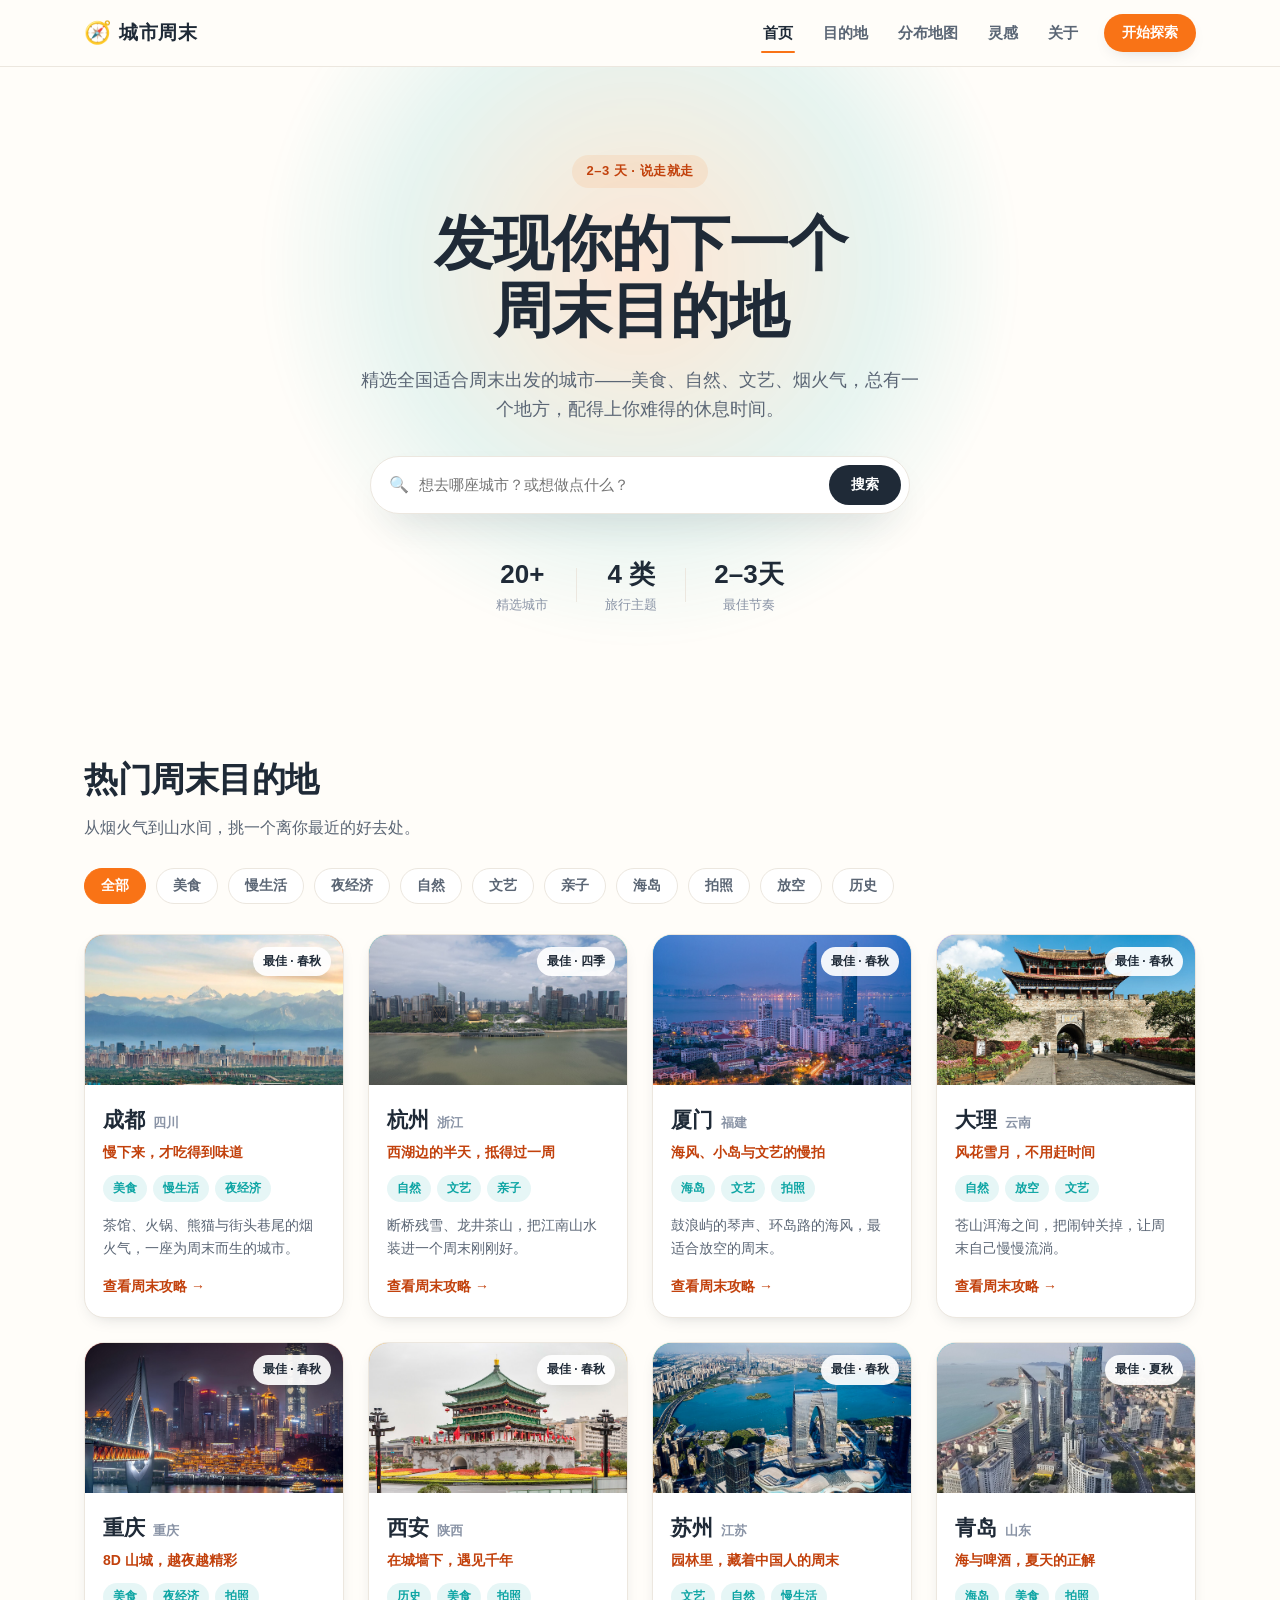
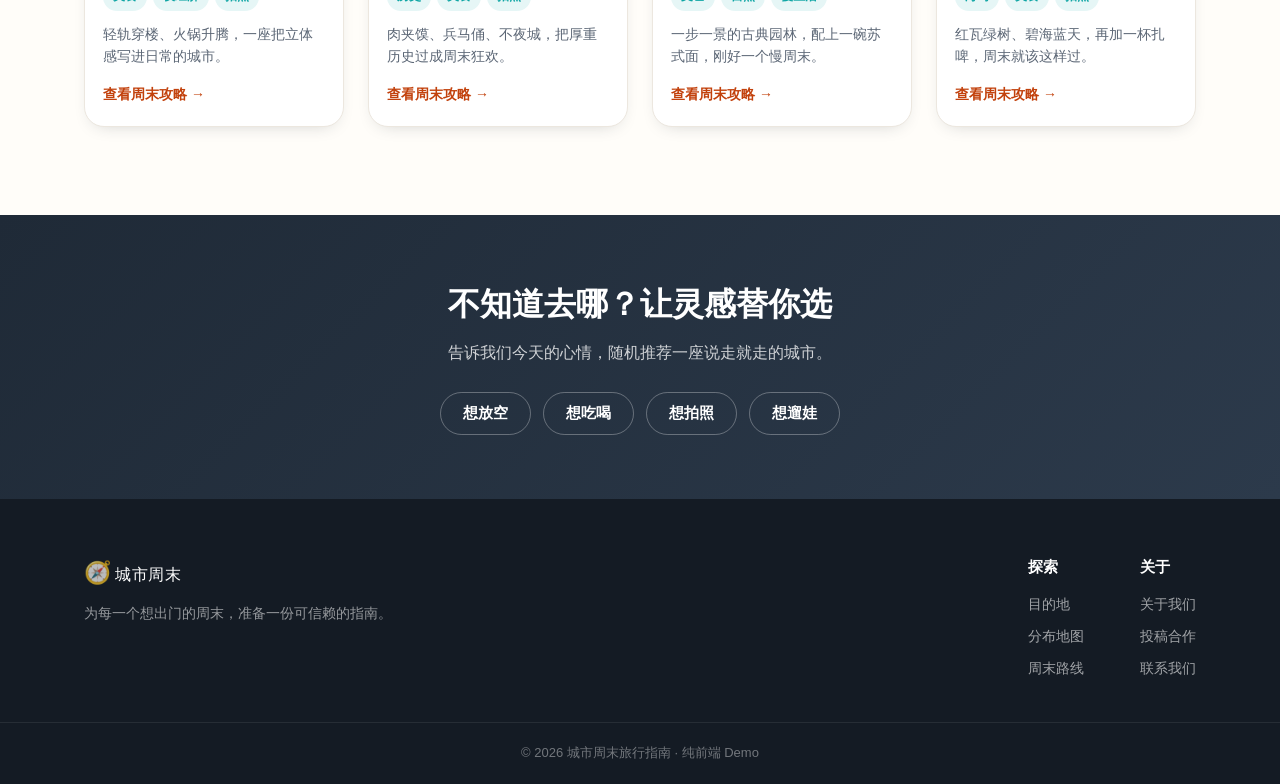
<file: index.html>
<!DOCTYPE html>
<html lang="zh-CN">
<head>
  <meta charset="UTF-8" />
  <meta name="viewport" content="width=device-width, initial-scale=1.0" />
  <title>城市周末旅行指南 · 发现你的下一个周末</title>
  <meta name="description" content="精选全国适合周末出发的城市旅行指南：美食、自然、文艺、烟火气，总有一个地方配得上你难得的休息。" />
  <link rel="stylesheet" href="styles.css" />
</head>
<body>
  <!-- 导航 -->
  <header class="nav">
    <div class="nav__inner">
      <a class="brand" href="#top">
        <span class="brand__mark">🧭</span>
        <span class="brand__name">城市周末</span>
      </a>
      <nav class="nav__links">
        <a href="#top" class="active">首页</a>
        <a href="#destinations">目的地</a>
        <a href="map.html">分布地图</a>
        <a href="#inspiration">灵感</a>
        <a href="#about">关于</a>
      </nav>
      <button class="nav__cta">开始探索</button>
    </div>
  </header>

  <main id="top">
    <!-- Hero 主视觉 -->
    <section class="hero">
      <div class="hero__glow"></div>
      <div class="hero__inner">
        <p class="hero__eyebrow">2–3 天 · 说走就走</p>
        <h1 class="hero__title">发现你的下一个<br />周末目的地</h1>
        <p class="hero__subtitle">精选全国适合周末出发的城市——美食、自然、文艺、烟火气，总有一个地方，配得上你难得的休息时间。</p>
        <form class="hero__search" id="search-form">
          <span class="hero__search-icon">🔍</span>
          <input type="text" id="search-input" placeholder="想去哪座城市？或想做点什么？" aria-label="搜索目的地" autocomplete="off" />
          <button type="submit">搜索</button>
        </form>
        <div class="hero__stats">
          <div><strong>20+</strong><span>精选城市</span></div>
          <div class="hero__stat-divider"></div>
          <div><strong>4 类</strong><span>旅行主题</span></div>
          <div class="hero__stat-divider"></div>
          <div><strong>2–3天</strong><span>最佳节奏</span></div>
        </div>
      </div>
    </section>

    <!-- 目的地 -->
    <section id="destinations" class="section">
      <div class="section__head">
        <h2 class="section__title">热门周末目的地</h2>
        <p class="section__desc">从烟火气到山水间，挑一个离你最近的好去处。</p>
      </div>
      <div class="filters" id="filters"></div>
      <div class="grid" id="destinations-grid"></div>
      <p class="search-status" id="search-status" hidden></p>
    </section>

    <!-- 灵感 -->
    <section id="inspiration" class="inspiration">
      <div class="inspiration__inner">
        <h2>不知道去哪？让灵感替你选</h2>
        <p>告诉我们今天的心情，随机推荐一座说走就走的城市。</p>
        <div class="inspiration__moods">
          <button>想放空</button>
          <button>想吃喝</button>
          <button>想拍照</button>
          <button>想遛娃</button>
        </div>
      </div>
    </section>
  </main>

  <!-- 页脚 -->
  <footer id="about" class="footer">
    <div class="footer__inner">
      <div class="footer__brand">
        <span class="brand__mark">🧭</span>
        <span class="brand__name">城市周末</span>
        <p>为每一个想出门的周末，准备一份可信赖的指南。</p>
      </div>
      <div class="footer__cols">
        <div>
          <h4>探索</h4>
          <a href="#destinations">目的地</a>
          <a href="map.html">分布地图</a>
          <a href="#">周末路线</a>
        </div>
        <div>
          <h4>关于</h4>
          <a href="#">关于我们</a>
          <a href="#">投稿合作</a>
          <a href="#">联系我们</a>
        </div>
      </div>
    </div>
    <p class="footer__copy">© 2026 城市周末旅行指南 · 纯前端 Demo</p>
  </footer>

  <script src="data.js"></script>
  <script src="script.js"></script>
</body>
</html>
</file>
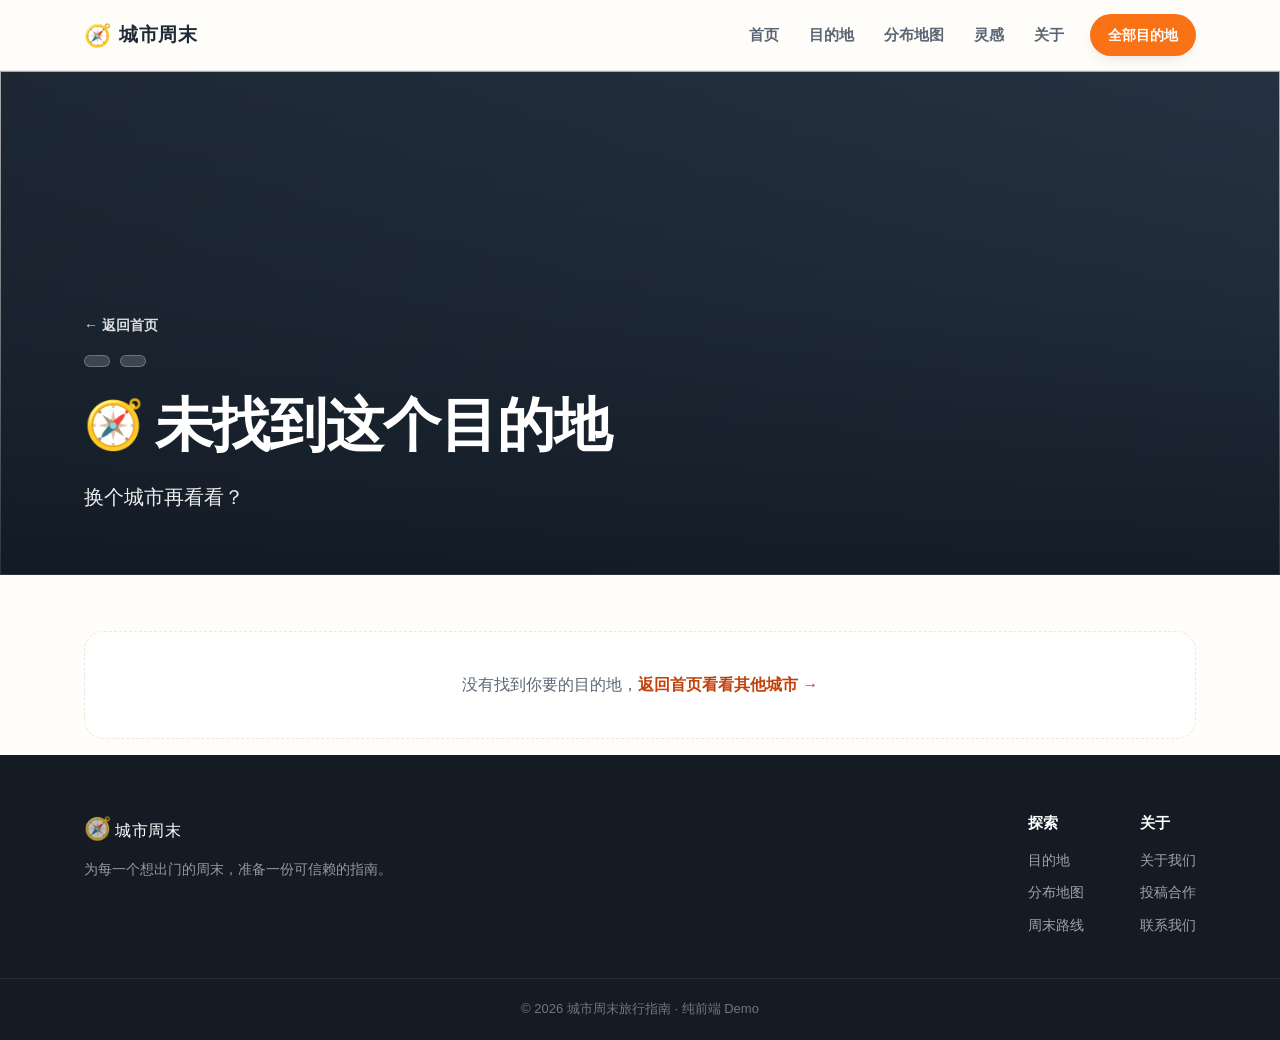
<file: destination.html>
<!DOCTYPE html>
<html lang="zh-CN">
<head>
  <meta charset="UTF-8" />
  <meta name="viewport" content="width=device-width, initial-scale=1.0" />
  <title>城市周末攻略 · 城市周末</title>
  <meta name="description" content="城市周末旅行攻略：亮点、2 天行程、必吃美食与实用贴士。" />
  <link rel="stylesheet" href="styles.css" />
</head>
<body>
  <!-- 导航 -->
  <header class="nav">
    <div class="nav__inner">
      <a class="brand" href="index.html">
        <span class="brand__mark">🧭</span>
        <span class="brand__name">城市周末</span>
      </a>
      <nav class="nav__links">
        <a href="index.html">首页</a>
        <a href="index.html#destinations">目的地</a>
        <a href="map.html">分布地图</a>
        <a href="index.html#inspiration">灵感</a>
        <a href="index.html#about">关于</a>
      </nav>
      <a class="nav__cta" href="index.html#destinations">全部目的地</a>
    </div>
  </header>

  <!-- 详情 Hero -->
  <section class="dhero" id="dhero">
    <img class="dhero__bg" id="hero-img" alt="" onerror="this.classList.add('is-failed')" />
    <div class="dhero__mask"></div>
    <div class="dhero__inner">
      <a class="dhero__back" id="hero-back" href="index.html">← 返回首页</a>
      <div class="dhero__meta">
        <span class="dhero__region" id="hero-region"></span>
        <span class="dhero__season" id="hero-season"></span>
      </div>
      <h1 class="dhero__title">
        <span class="dhero__emoji" id="hero-emoji"></span>
        <span id="hero-city">周末攻略</span>
      </h1>
      <p class="dhero__tagline" id="hero-tagline"></p>
      <div class="dhero__tags" id="hero-tags"></div>
    </div>
  </section>

  <!-- 正文 -->
  <main class="detail">
    <section class="detail__section">
      <h2 class="detail__h2">城市速览</h2>
      <p class="detail__intro" id="intro"></p>
      <div class="facts" id="facts"></div>
    </section>

    <section class="detail__section">
      <h2 class="detail__h2">必看亮点</h2>
      <div class="hl-grid" id="highlights"></div>
    </section>

    <section class="detail__section">
      <h2 class="detail__h2">周末 2 天行程</h2>
      <div class="timeline" id="itinerary"></div>
    </section>

    <section class="detail__section">
      <h2 class="detail__h2">必吃美食</h2>
      <div class="food-grid" id="foods"></div>
    </section>

    <section class="detail__section">
      <h2 class="detail__h2">实用贴士</h2>
      <div class="tips-grid" id="tips"></div>
    </section>

    <section class="detail__section">
      <h2 class="detail__h2">周末还可以去</h2>
      <div class="more-grid" id="more"></div>
    </section>
  </main>

  <!-- 页脚 -->
  <footer class="footer">
    <div class="footer__inner">
      <div class="footer__brand">
        <span class="brand__mark">🧭</span>
        <span class="brand__name">城市周末</span>
        <p>为每一个想出门的周末，准备一份可信赖的指南。</p>
      </div>
      <div class="footer__cols">
        <div>
          <h4>探索</h4>
          <a href="index.html#destinations">目的地</a>
          <a href="map.html">分布地图</a>
          <a href="#">周末路线</a>
        </div>
        <div>
          <h4>关于</h4>
          <a href="#">关于我们</a>
          <a href="#">投稿合作</a>
          <a href="#">联系我们</a>
        </div>
      </div>
    </div>
    <p class="footer__copy">© 2026 城市周末旅行指南 · 纯前端 Demo</p>
  </footer>

  <script src="data.js"></script>
  <script src="detail.js"></script>
</body>
</html>
</file>
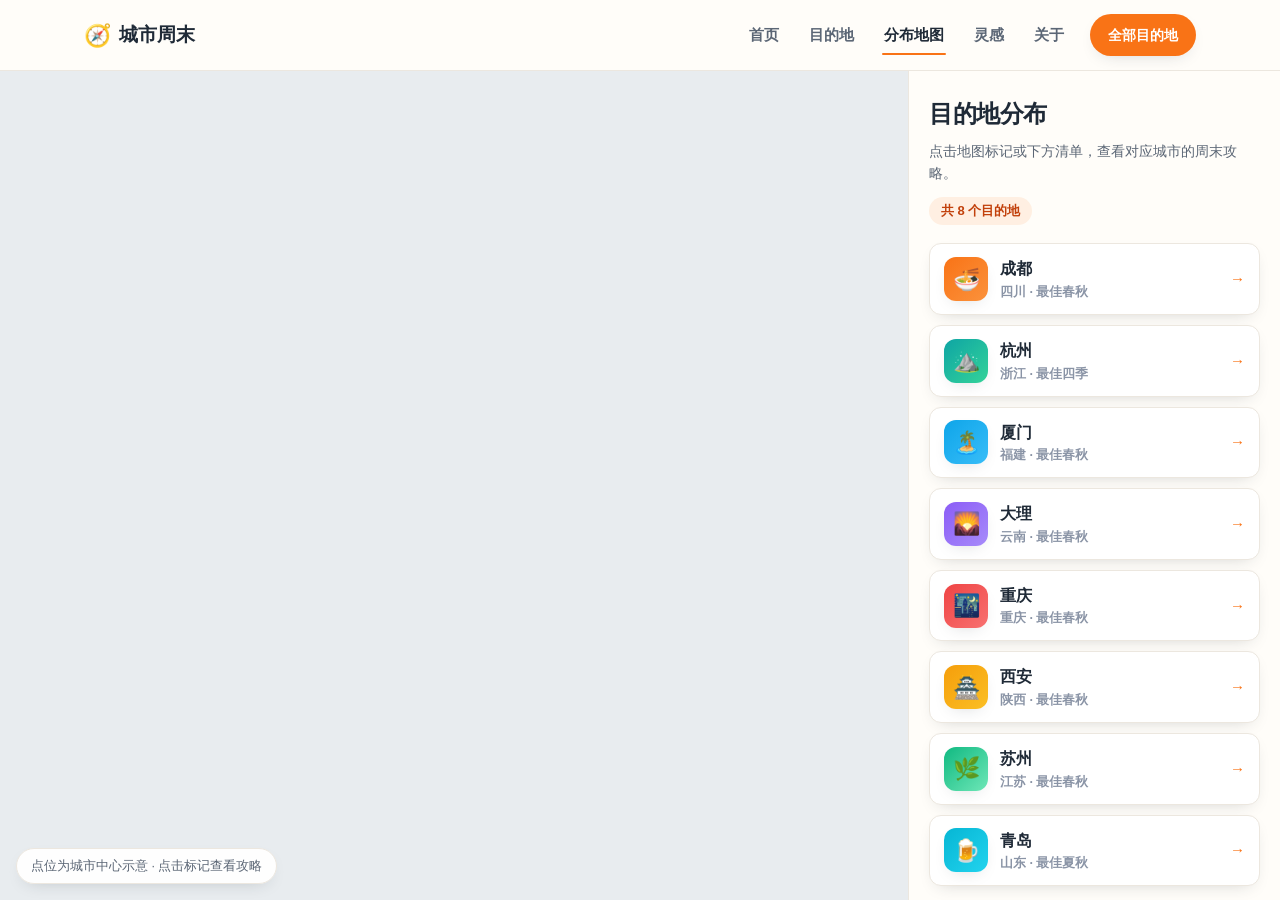
<file: map.html>
<!DOCTYPE html>
<html lang="zh-CN">
<head>
  <meta charset="UTF-8" />
  <meta name="viewport" content="width=device-width, initial-scale=1.0" />
  <title>目的地分布 · 城市周末</title>
  <meta name="description" content="在城市地图上查看周末目的地分布，点击标记或清单查看攻略。" />
  <style>
    :root {
      --bg: #FFFDF9;
      --surface: #FFFFFF;
      --ink: #1F2A37;
      --ink-soft: #5B6675;
      --muted: #8A94A6;
      --line: #ECE7DF;
      --brand: #F97316;
      --brand-ink: #C2410C;
      --accent: #0EA5A4;
      --radius: 16px;
      --radius-sm: 12px;
      --shadow: 0 18px 40px -18px rgba(31, 42, 55, .22);
      --shadow-sm: 0 6px 18px -10px rgba(31, 42, 55, .28);
      --maxw: 1160px;
      --navh: 61px;
      --font: -apple-system, BlinkMacSystemFont, "Segoe UI", "PingFang SC", "Hiragino Sans GB", "Microsoft YaHei", "Noto Sans SC", sans-serif;
    }
    * { margin: 0; padding: 0; box-sizing: border-box; }
    html, body { height: 100%; }
    body {
      font-family: var(--font); background: var(--bg); color: var(--ink);
      line-height: 1.6; -webkit-font-smoothing: antialiased;
      display: flex; flex-direction: column;
    }
    a { color: inherit; text-decoration: none; }
    button { font-family: inherit; cursor: pointer; border: none; background: none; }

    /* 导航 */
    .nav {
      position: sticky; top: 0; z-index: 50; flex: none;
      background: rgba(255, 253, 249, .85);
      backdrop-filter: saturate(160%) blur(12px);
      border-bottom: 1px solid var(--line);
    }
    .nav__inner {
      max-width: var(--maxw); margin: 0 auto; padding: 14px 24px;
      display: flex; align-items: center; gap: 24px;
    }
    .brand { display: flex; align-items: center; gap: 8px; font-weight: 800; font-size: 19px; }
    .brand__mark { font-size: 22px; }
    .nav__links { display: flex; gap: 26px; margin-left: auto; }
    .nav__links a { color: var(--ink-soft); font-weight: 600; font-size: 15px; padding: 6px 2px; position: relative; transition: color .2s; }
    .nav__links a:hover, .nav__links a.active { color: var(--ink); }
    .nav__links a.active::after { content: ""; position: absolute; left: 0; right: 0; bottom: -2px; height: 2px; background: var(--brand); border-radius: 2px; }
    .nav__cta {
      background: var(--brand); color: #fff; font-weight: 700; font-size: 14px;
      padding: 10px 18px; border-radius: 999px; box-shadow: var(--shadow-sm);
      transition: transform .2s, background .2s;
    }
    .nav__cta:hover { background: var(--brand-ink); transform: translateY(-1px); }

    /* 布局：左地图 + 右清单 */
    .map-layout { flex: 1; display: flex; min-height: 0; }
    .map-panel { flex: 1; min-width: 0; position: relative; }
    #map { width: 100%; height: 100%; background: #E8ECEF; }
    .map-hint {
      position: absolute; left: 16px; bottom: 16px; z-index: 5;
      background: rgba(255,255,255,.94); border: 1px solid var(--line);
      border-radius: 999px; padding: 7px 14px; font-size: 12.5px;
      color: var(--ink-soft); box-shadow: var(--shadow-sm);
    }

    .map-side {
      width: 372px; flex: none; overflow-y: auto;
      border-left: 1px solid var(--line); background: var(--bg);
      padding: 24px 20px 32px;
    }
    .map-side__head h1 { font-size: 24px; font-weight: 820; letter-spacing: -.5px; }
    .map-side__head p { color: var(--ink-soft); font-size: 14px; margin-top: 6px; }
    .map-side__count { display: inline-block; margin-top: 12px; font-size: 13px; font-weight: 700; color: var(--brand-ink); background: rgba(249,115,22,.1); padding: 4px 12px; border-radius: 999px; }

    .city-list { list-style: none; margin-top: 18px; display: grid; gap: 10px; }
    .city-item {
      display: flex; align-items: center; gap: 12px;
      background: var(--surface); border: 1px solid var(--line);
      border-radius: var(--radius-sm); padding: 12px 14px;
      box-shadow: var(--shadow-sm); cursor: pointer;
      transition: transform .18s, box-shadow .18s, border-color .18s;
    }
    .city-item:hover, .city-item.is-active {
      transform: translateY(-2px); border-color: var(--brand); box-shadow: var(--shadow);
    }
    .city-item__ph {
      width: 44px; height: 44px; flex: none; border-radius: 12px;
      display: flex; align-items: center; justify-content: center;
      font-size: 22px; box-shadow: var(--shadow-sm);
    }
    .city-item__info { display: flex; flex-direction: column; min-width: 0; }
    .city-item__info strong { font-size: 16px; font-weight: 800; }
    .city-item__info em { font-style: normal; font-size: 12.5px; color: var(--muted); font-weight: 600; }
    .city-item__go { margin-left: auto; color: var(--brand); font-weight: 800; font-size: 15px; }

    /* 移动端：上下堆叠 */
    @media (max-width: 820px) {
      html, body { height: auto; }
      .nav__links { display: none; }
      .map-layout { flex-direction: column; }
      .map-panel { flex: none; height: 48vh; min-height: 300px; }
      #map { height: 100%; }
      .map-side { width: auto; border-left: none; border-top: 1px solid var(--line); overflow: visible; padding: 20px 16px 32px; }
      .map-hint { left: 12px; bottom: 12px; font-size: 12px; padding: 6px 12px; }
    }
  </style>

  <!-- 1. 代理配置必须在 SDK 之前设置（前端不暴露 key） -->
  <script type="text/javascript">
    window._TMapSecurityConfig = {
      serviceHost: 'http://127.0.0.1:__WB_HTTP_PORT__/_TMapService/_wbt/__WB_TMAP_SECRET__',
    };
  </script>
  <!-- 2. 从官方 CDN 加载腾讯地图 GL JS，不带 key 参数 -->
  <script src="https://map.qq.com/api/gljs?v=1.exp"></script>
</head>
<body>
  <header class="nav">
    <div class="nav__inner">
      <a class="brand" href="index.html">
        <span class="brand__mark">🧭</span>
        <span class="brand__name">城市周末</span>
      </a>
      <nav class="nav__links">
        <a href="index.html">首页</a>
        <a href="index.html#destinations">目的地</a>
        <a href="map.html" class="active">分布地图</a>
        <a href="index.html#inspiration">灵感</a>
        <a href="index.html#about">关于</a>
      </nav>
      <a class="nav__cta" href="index.html#destinations">全部目的地</a>
    </div>
  </header>

  <main class="map-layout">
    <section class="map-panel">
      <div id="map"></div>
      <div class="map-hint">点位为城市中心示意 · 点击标记查看攻略</div>
    </section>

    <aside class="map-side">
      <div class="map-side__head">
        <h1>目的地分布</h1>
        <p>点击地图标记或下方清单，查看对应城市的周末攻略。</p>
        <span class="map-side__count" id="city-count"></span>
      </div>
      <ul class="city-list" id="city-list"></ul>
    </aside>
  </main>

  <script>
    /* 目的地坐标（GCJ-02 城市中心近似值），与 data.js 的城市同源 */
    const CITIES = [
      { slug: "chengdu",   city: "成都", region: "四川", emoji: "🍜", season: "春秋", theme: ["#F97316", "#FB923C"], lat: 30.5728, lng: 104.0668 },
      { slug: "hangzhou",  city: "杭州", region: "浙江", emoji: "⛰️", season: "四季", theme: ["#0EA5A4", "#34D399"], lat: 30.2741, lng: 120.1551 },
      { slug: "xiamen",    city: "厦门", region: "福建", emoji: "🏝️", season: "春秋", theme: ["#0EA5E9", "#38BDF8"], lat: 24.4798, lng: 118.0894 },
      { slug: "dali",      city: "大理", region: "云南", emoji: "🌄", season: "春秋", theme: ["#8B5CF6", "#A78BFA"], lat: 25.6065, lng: 100.2676 },
      { slug: "chongqing", city: "重庆", region: "重庆", emoji: "🌃", season: "春秋", theme: ["#EF4444", "#F87171"], lat: 29.5630, lng: 106.5516 },
      { slug: "xian",      city: "西安", region: "陕西", emoji: "🏯", season: "春秋", theme: ["#F59E0B", "#FBBF24"], lat: 34.3416, lng: 108.9398 },
      { slug: "suzhou",    city: "苏州", region: "江苏", emoji: "🌿", season: "春秋", theme: ["#10B981", "#6EE7B7"], lat: 31.2989, lng: 120.5853 },
      { slug: "qingdao",   city: "青岛", region: "山东", emoji: "🍺", season: "夏秋", theme: ["#06B6D4", "#22D3EE"], lat: 36.0671, lng: 120.3826 },
    ];

    // 自定义标记图标（内联 SVG，data URI，避免引用外部图片）
    const pinSvg = (fill) =>
      "data:image/svg+xml," +
      encodeURIComponent(
        '<svg xmlns="http://www.w3.org/2000/svg" width="36" height="46" viewBox="0 0 36 46">' +
        '<path d="M18 1C8.6 1 1 8.6 1 18c0 12.4 17 27 17 27s17-14.6 17-27C35 8.6 27.4 1 18 1z" fill="' + fill + '" stroke="#ffffff" stroke-width="2"/>' +
        '<circle cx="18" cy="18" r="7" fill="#ffffff"/></svg>'
      );

    const goDetail = (slug) => { location.href = "destination.html?city=" + slug; };

    // ---- 渲染右侧清单 ----
    const listEl = document.getElementById("city-list");
    listEl.innerHTML = CITIES.map((c) => (
      '<li class="city-item" data-slug="' + c.slug + '" tabindex="0">' +
        '<span class="city-item__ph" style="background:linear-gradient(135deg,' + c.theme[0] + ',' + c.theme[1] + ')">' + c.emoji + '</span>' +
        '<span class="city-item__info"><strong>' + c.city + '</strong><em>' + c.region + ' · 最佳' + c.season + '</em></span>' +
        '<span class="city-item__go" aria-hidden="true">→</span>' +
      '</li>'
    )).join("");
    document.getElementById("city-count").textContent = "共 " + CITIES.length + " 个目的地";

    // ---- 初始化地图 ----
    const map = new TMap.Map("map", {
      center: new TMap.LatLng(32.5, 108.5), // 中国中部，一屏看全
      zoom: 5,
      viewMode: "2D",
    });

    // ---- 标记图层 ----
    const markers = new TMap.MultiMarker({
      map: map,
      styles: {
        default: new TMap.MarkerStyle({ width: 30, height: 38, anchor: { x: 15, y: 38 }, src: pinSvg("#F97316") }),
        active:  new TMap.MarkerStyle({ width: 40, height: 51, anchor: { x: 20, y: 51 }, src: pinSvg("#1F2A37") }),
      },
      geometries: CITIES.map((c) => ({
        id: c.slug,
        styleId: "default",
        position: new TMap.LatLng(c.lat, c.lng),
        properties: { slug: c.slug },
      })),
    });

    // 点击标记 → 打开详情
    markers.on("click", (e) => {
      const slug = e.geometry && e.geometry.id;
      if (slug) goDetail(slug);
    });

    // 高亮某个标记 + 清单项
    function setActive(slug, on) {
      const c = CITIES.find((x) => x.slug === slug);
      if (!c) return;
      markers.updateGeometries([{
        id: slug,
        styleId: on ? "active" : "default",
        position: new TMap.LatLng(c.lat, c.lng),
        properties: { slug: slug },
      }]);
      const item = listEl.querySelector('.city-item[data-slug="' + slug + '"]');
      if (item) item.classList.toggle("is-active", on);
    }

    // 清单：点击 → 打开详情；悬停 → 高亮地图标记
    listEl.addEventListener("click", (e) => {
      const item = e.target.closest(".city-item");
      if (item) goDetail(item.dataset.slug);
    });
    listEl.addEventListener("keydown", (e) => {
      if (e.key !== "Enter" && e.key !== " ") return;
      const item = e.target.closest(".city-item");
      if (item) { e.preventDefault(); goDetail(item.dataset.slug); }
    });
    listEl.addEventListener("mouseover", (e) => {
      const item = e.target.closest(".city-item");
      if (item) setActive(item.dataset.slug, true);
    });
    listEl.addEventListener("mouseout", (e) => {
      const item = e.target.closest(".city-item");
      if (item) setActive(item.dataset.slug, false);
    });
  </script>
</body>
</html>
</file>
<file: styles.css>
/* ===== 设计系统 ===== */
:root {
  --bg: #FFFDF9;
  --surface: #FFFFFF;
  --ink: #1F2A37;
  --ink-soft: #5B6675;
  --muted: #8A94A6;
  --line: #ECE7DF;
  --brand: #F97316;
  --brand-ink: #C2410C;
  --accent: #0EA5A4;
  --radius: 20px;
  --radius-sm: 12px;
  --shadow: 0 18px 40px -18px rgba(31, 42, 55, .22);
  --shadow-sm: 0 6px 18px -10px rgba(31, 42, 55, .28);
  --maxw: 1160px;
  --font: -apple-system, BlinkMacSystemFont, "Segoe UI", "PingFang SC", "Hiragino Sans GB", "Microsoft YaHei", "Noto Sans SC", sans-serif;
}

/* ===== Reset ===== */
* { margin: 0; padding: 0; box-sizing: border-box; }
html { scroll-behavior: smooth; }
body {
  font-family: var(--font);
  background: var(--bg);
  color: var(--ink);
  line-height: 1.6;
  -webkit-font-smoothing: antialiased;
}
a { color: inherit; text-decoration: none; }
img { max-width: 100%; display: block; }
button { font-family: inherit; cursor: pointer; border: none; background: none; }

/* ===== 导航 ===== */
.nav {
  position: sticky;
  top: 0;
  z-index: 50;
  background: rgba(255, 253, 249, .82);
  backdrop-filter: saturate(160%) blur(12px);
  border-bottom: 1px solid var(--line);
}
.nav__inner {
  max-width: var(--maxw);
  margin: 0 auto;
  padding: 14px 24px;
  display: flex;
  align-items: center;
  gap: 24px;
}
.brand { display: flex; align-items: center; gap: 8px; font-weight: 800; font-size: 19px; }
.brand__mark { font-size: 22px; }
.brand__name { letter-spacing: .5px; }
.nav__links { display: flex; gap: 26px; margin-left: auto; }
.nav__links a {
  color: var(--ink-soft);
  font-weight: 600;
  font-size: 15px;
  padding: 6px 2px;
  position: relative;
  transition: color .2s;
}
.nav__links a:hover, .nav__links a.active { color: var(--ink); }
.nav__links a.active::after {
  content: "";
  position: absolute;
  left: 0; right: 0; bottom: -2px;
  height: 2px;
  background: var(--brand);
  border-radius: 2px;
}
.nav__cta {
  background: var(--brand);
  color: #fff;
  font-weight: 700;
  font-size: 14px;
  padding: 10px 18px;
  border-radius: 999px;
  box-shadow: var(--shadow-sm);
  transition: transform .2s, background .2s;
}
.nav__cta:hover { background: var(--brand-ink); transform: translateY(-1px); }

/* ===== Hero ===== */
.hero {
  position: relative;
  overflow: hidden;
  padding: 88px 24px 72px;
}
.hero__glow {
  position: absolute;
  top: -180px; left: 50%;
  transform: translateX(-50%);
  width: 760px; height: 760px;
  background: radial-gradient(circle, rgba(249,115,22,.16), rgba(14,165,164,.10) 45%, transparent 70%);
  filter: blur(10px);
  pointer-events: none;
}
.hero__inner { position: relative; max-width: 760px; margin: 0 auto; text-align: center; }
.hero__eyebrow {
  display: inline-block;
  color: var(--brand-ink);
  background: rgba(249,115,22,.10);
  font-weight: 700;
  font-size: 13px;
  letter-spacing: .5px;
  padding: 6px 14px;
  border-radius: 999px;
  margin-bottom: 22px;
}
.hero__title {
  font-size: clamp(34px, 6vw, 60px);
  line-height: 1.12;
  font-weight: 850;
  letter-spacing: -1px;
}
.hero__subtitle {
  margin: 22px auto 0;
  max-width: 560px;
  color: var(--ink-soft);
  font-size: clamp(15px, 2.2vw, 18px);
}
.hero__search {
  margin: 32px auto 0;
  max-width: 540px;
  display: flex;
  align-items: center;
  gap: 10px;
  background: var(--surface);
  border: 1px solid var(--line);
  border-radius: 999px;
  padding: 8px 8px 8px 18px;
  box-shadow: var(--shadow);
}
.hero__search-icon { font-size: 16px; opacity: .7; }
.hero__search input {
  flex: 1;
  border: none;
  outline: none;
  font-size: 15px;
  background: transparent;
  color: var(--ink);
}
.hero__search button {
  background: var(--ink);
  color: #fff;
  font-weight: 700;
  font-size: 14px;
  padding: 11px 22px;
  border-radius: 999px;
  transition: background .2s;
}
.hero__search button:hover { background: #000; }
.hero__stats {
  margin-top: 40px;
  display: inline-flex;
  align-items: center;
  gap: 28px;
  color: var(--ink);
}
.hero__stats div { display: flex; flex-direction: column; }
.hero__stats strong { font-size: 26px; font-weight: 800; }
.hero__stats span { font-size: 13px; color: var(--muted); }
.hero__stat-divider { width: 1px; height: 34px; background: var(--line); }

/* ===== 区块通用 ===== */
.section { max-width: var(--maxw); margin: 0 auto; padding: 64px 24px; }
.section__head { margin-bottom: 28px; }
.section__title { font-size: clamp(24px, 4vw, 34px); font-weight: 820; letter-spacing: -.5px; }
.section__desc { color: var(--ink-soft); margin-top: 8px; font-size: 16px; }

/* ===== 筛选 ===== */
.filters { display: flex; flex-wrap: wrap; gap: 10px; margin-bottom: 30px; }
.filter {
  border: 1px solid var(--line);
  background: var(--surface);
  color: var(--ink-soft);
  font-weight: 600;
  font-size: 14px;
  padding: 8px 16px;
  border-radius: 999px;
  transition: all .18s;
}
.filter:hover { border-color: var(--brand); color: var(--brand-ink); }
.filter.active { background: var(--brand); border-color: var(--brand); color: #fff; }

/* ===== 卡片网格 ===== */
.grid {
  display: grid;
  grid-template-columns: repeat(auto-fill, minmax(260px, 1fr));
  gap: 24px;
}
.search-status {
  margin-top: 28px;
  text-align: center;
  color: var(--muted);
  font-size: 15px;
  background: var(--surface);
  border: 1px dashed var(--line);
  border-radius: var(--radius-sm);
  padding: 24px;
}
.card {
  background: var(--surface);
  border: 1px solid var(--line);
  border-radius: var(--radius);
  overflow: hidden;
  box-shadow: var(--shadow-sm);
  transition: transform .25s ease, box-shadow .25s ease;
  display: flex;
  flex-direction: column;
}
.card:hover { transform: translateY(-6px); box-shadow: var(--shadow); }
.card--pulse { animation: pulse 1.2s ease; }
@keyframes pulse {
  0% { box-shadow: 0 0 0 0 rgba(249,115,22,.5); }
  100% { box-shadow: 0 0 0 16px rgba(249,115,22,0); }
}
.card__cover {
  position: relative;
  height: 150px;
  display: flex;
  align-items: center;
  justify-content: center;
}
/* 真实图片：覆盖在渐变+emoji 之上，加载失败时隐藏，露出底层兜底 */
.card__photo {
  position: absolute;
  inset: 0;
  width: 100%;
  height: 100%;
  object-fit: cover;
  z-index: 1;
}
.card__photo.is-failed { display: none; }
.card__emoji { position: relative; z-index: 0; font-size: 58px; filter: drop-shadow(0 6px 10px rgba(0,0,0,.18)); }
.card__season {
  position: absolute;
  z-index: 2;
  top: 12px; right: 12px;
  background: rgba(255,255,255,.92);
  color: var(--ink);
  font-size: 12px;
  font-weight: 700;
  padding: 5px 10px;
  border-radius: 999px;
  box-shadow: var(--shadow-sm);
}
.card__body { padding: 18px 18px 20px; display: flex; flex-direction: column; flex: 1; }
.card__head { display: flex; align-items: baseline; gap: 8px; }
.card__head h3 { font-size: 21px; font-weight: 800; }
.card__region { font-size: 13px; color: var(--muted); font-weight: 600; }
.card__tagline { color: var(--brand-ink); font-weight: 700; font-size: 14px; margin-top: 4px; }
.card__tags { display: flex; flex-wrap: wrap; gap: 6px; margin: 12px 0; }
.chip {
  font-size: 12px;
  font-weight: 600;
  color: var(--accent);
  background: rgba(14,165,164,.10);
  padding: 4px 10px;
  border-radius: 999px;
}
.card__desc { color: var(--ink-soft); font-size: 14px; flex: 1; }
.card__cta {
  margin-top: 16px;
  align-self: flex-start;
  color: var(--brand-ink);
  font-weight: 700;
  font-size: 14px;
  transition: gap .2s;
}
.card__cta:hover { text-decoration: underline; }

/* ===== 灵感 ===== */
.inspiration {
  background: linear-gradient(135deg, #1F2A37, #2C3A4B);
  color: #fff;
  margin-top: 24px;
}
.inspiration__inner { max-width: var(--maxw); margin: 0 auto; padding: 64px 24px; text-align: center; }
.inspiration h2 { font-size: clamp(22px, 4vw, 32px); font-weight: 820; }
.inspiration p { color: rgba(255,255,255,.78); margin-top: 10px; }
.inspiration__moods { margin-top: 26px; display: flex; flex-wrap: wrap; gap: 12px; justify-content: center; }
.inspiration__moods button {
  border: 1px solid rgba(255,255,255,.3);
  color: #fff;
  font-weight: 700;
  font-size: 15px;
  padding: 11px 22px;
  border-radius: 999px;
  transition: all .2s;
}
.inspiration__moods button:hover { background: var(--brand); border-color: var(--brand); transform: translateY(-2px); }

/* ===== 页脚 ===== */
.footer { background: #141B24; color: rgba(255,255,255,.7); }
.footer__inner {
  max-width: var(--maxw);
  margin: 0 auto;
  padding: 56px 24px 32px;
  display: flex;
  flex-wrap: wrap;
  gap: 40px;
  justify-content: space-between;
}
.footer__brand { max-width: 320px; }
.footer__brand .brand__name { color: #fff; }
.footer__brand p { margin-top: 12px; font-size: 14px; color: rgba(255,255,255,.55); }
.footer__cols { display: flex; gap: 56px; }
.footer__cols h4 { color: #fff; font-size: 15px; margin-bottom: 14px; }
.footer__cols a { display: block; font-size: 14px; margin-bottom: 10px; color: rgba(255,255,255,.6); transition: color .2s; }
.footer__cols a:hover { color: #fff; }
.footer__copy { text-align: center; font-size: 13px; color: rgba(255,255,255,.4); padding: 20px; border-top: 1px solid rgba(255,255,255,.08); }

/* ===== 详情页：Hero ===== */
.dhero {
  position: relative;
  min-height: 56vh;
  display: flex;
  align-items: flex-end;
  overflow: hidden;
  background: linear-gradient(135deg, #1F2A37, #2C3A4B);
}
.dhero__bg { position: absolute; inset: 0; width: 100%; height: 100%; object-fit: cover; z-index: 0; }
.dhero__bg.is-failed { display: none; }
.dhero__mask {
  position: absolute; inset: 0; z-index: 1;
  background: linear-gradient(180deg, rgba(15,23,32,.12) 0%, rgba(15,23,32,.38) 45%, rgba(15,23,32,.84) 100%);
}
.dhero__inner {
  position: relative; z-index: 2;
  width: 100%; max-width: var(--maxw); margin: 0 auto;
  padding: 40px 24px 44px; color: #fff;
}
.dhero__back { display: inline-block; color: rgba(255,255,255,.85); font-weight: 600; font-size: 14px; margin-bottom: 18px; transition: color .2s; }
.dhero__back:hover { color: #fff; }
.dhero__meta { display: flex; flex-wrap: wrap; gap: 10px; margin-bottom: 12px; }
.dhero__region, .dhero__season {
  background: rgba(255,255,255,.16);
  border: 1px solid rgba(255,255,255,.25);
  color: #fff; font-size: 12.5px; font-weight: 600;
  padding: 5px 12px; border-radius: 999px;
  backdrop-filter: blur(4px);
}
.dhero__title { font-size: clamp(34px, 6vw, 58px); font-weight: 850; letter-spacing: -1px; display: flex; align-items: center; gap: 12px; }
.dhero__emoji { font-size: clamp(30px, 5vw, 48px); }
.dhero__tagline { margin-top: 10px; font-size: clamp(15px, 2.4vw, 20px); color: rgba(255,255,255,.92); }
.dhero__tags { display: flex; flex-wrap: wrap; gap: 8px; margin-top: 18px; }
.chip--light { background: rgba(255,255,255,.92); color: var(--ink); }

/* ===== 详情页：正文 ===== */
.detail { max-width: var(--maxw); margin: 0 auto; padding: 56px 24px 16px; }
.detail__section { margin-bottom: 56px; }
.detail__h2 {
  font-size: clamp(20px, 3.4vw, 28px); font-weight: 820; letter-spacing: -.4px;
  margin-bottom: 20px; position: relative; padding-left: 16px;
}
.detail__h2::before {
  content: ""; position: absolute; left: 0; top: 6px; bottom: 6px;
  width: 4px; border-radius: 4px; background: var(--brand);
}
.detail__intro { color: var(--ink-soft); font-size: 17px; line-height: 1.85; max-width: 820px; }

/* 速览信息 */
.facts { display: grid; grid-template-columns: repeat(auto-fit, minmax(180px, 1fr)); gap: 16px; margin-top: 24px; }
.fact {
  background: var(--surface); border: 1px solid var(--line); border-radius: var(--radius-sm);
  padding: 16px 18px; box-shadow: var(--shadow-sm);
  display: flex; flex-direction: column; gap: 6px;
}
.fact__k { font-size: 13px; color: var(--muted); font-weight: 600; }
.fact__v { font-size: 16px; font-weight: 700; color: var(--ink); }

/* 亮点 */
.hl-grid { display: grid; grid-template-columns: repeat(auto-fill, minmax(260px, 1fr)); gap: 20px; }
.hl {
  background: var(--surface); border: 1px solid var(--line); border-radius: var(--radius);
  padding: 24px 22px 22px; box-shadow: var(--shadow-sm);
  transition: transform .22s, box-shadow .22s;
}
.hl:hover { transform: translateY(-4px); box-shadow: var(--shadow); }
.hl__no { font-size: 13px; font-weight: 800; color: var(--brand); letter-spacing: 1px; }
.hl__title { font-size: 18px; font-weight: 800; margin: 8px 0; }
.hl__desc { color: var(--ink-soft); font-size: 14.5px; }

/* 行程 */
.timeline { display: grid; gap: 20px; }
.day { background: var(--surface); border: 1px solid var(--line); border-radius: var(--radius); box-shadow: var(--shadow-sm); overflow: hidden; }
.day__head { background: var(--ink); color: #fff; font-weight: 800; font-size: 16px; padding: 12px 20px; letter-spacing: .5px; }
.day__body { padding: 8px 20px 16px; }
.step { display: flex; gap: 16px; padding: 14px 0; border-bottom: 1px dashed var(--line); }
.step:last-child { border-bottom: none; }
.step__time { flex: 0 0 56px; font-weight: 800; color: var(--accent); font-size: 14px; }
.step__text { color: var(--ink-soft); font-size: 15px; }

/* 美食 */
.food-grid { display: grid; grid-template-columns: repeat(auto-fill, minmax(220px, 1fr)); gap: 18px; }
.food {
  background: linear-gradient(180deg, #FFF7ED, #FFFFFF);
  border: 1px solid var(--line); border-radius: var(--radius);
  padding: 20px; box-shadow: var(--shadow-sm);
}
.food__name { font-size: 17px; font-weight: 800; margin-bottom: 6px; }
.food__desc { color: var(--ink-soft); font-size: 14px; }

/* 贴士 */
.tips-grid { display: grid; grid-template-columns: repeat(auto-fit, minmax(240px, 1fr)); gap: 18px; }
.tip {
  background: var(--surface); border: 1px solid var(--line); border-left: 4px solid var(--accent);
  border-radius: var(--radius-sm); padding: 16px 18px; box-shadow: var(--shadow-sm);
}
.tip__label {
  display: inline-block; font-size: 12.5px; font-weight: 800; color: var(--accent);
  background: rgba(14,165,164,.1); padding: 3px 10px; border-radius: 999px; margin-bottom: 8px;
}
.tip__text { color: var(--ink-soft); font-size: 14.5px; }

/* 其他目的地 */
.more-grid { display: grid; grid-template-columns: repeat(auto-fill, minmax(180px, 1fr)); gap: 16px; }
.more-card {
  display: flex; flex-direction: column; background: var(--surface);
  border: 1px solid var(--line); border-radius: var(--radius); overflow: hidden;
  box-shadow: var(--shadow-sm); transition: transform .22s, box-shadow .22s;
}
.more-card:hover { transform: translateY(-4px); box-shadow: var(--shadow); }
.more-card__ph { position: relative; height: 104px; display: flex; align-items: center; justify-content: center; }
.more-card__ph img { position: absolute; inset: 0; width: 100%; height: 100%; object-fit: cover; z-index: 1; }
.more-card__ph img.is-failed { display: none; }
.more-card__emoji { position: relative; z-index: 0; font-size: 34px; }
.more-card__name { padding: 12px 14px; font-weight: 800; font-size: 15px; display: flex; align-items: baseline; gap: 6px; }
.more-card__name em { font-style: normal; font-size: 12.5px; color: var(--muted); font-weight: 600; }

.detail__empty {
  background: var(--surface); border: 1px dashed var(--line); border-radius: var(--radius);
  padding: 40px; text-align: center; color: var(--ink-soft); font-size: 16px;
}
.detail__empty a { color: var(--brand-ink); font-weight: 700; }

/* ===== 响应式 ===== */
@media (max-width: 720px) {
  .nav__links { display: none; }
  .hero { padding: 60px 20px 48px; }
  .hero__stats { gap: 18px; }
  .footer__inner { flex-direction: column; gap: 28px; }
  .footer__cols { gap: 36px; }
  .dhero { min-height: 46vh; }
  .detail { padding: 40px 20px 16px; }
  .detail__section { margin-bottom: 40px; }
  .step__time { flex-basis: 48px; }
}
</file>
